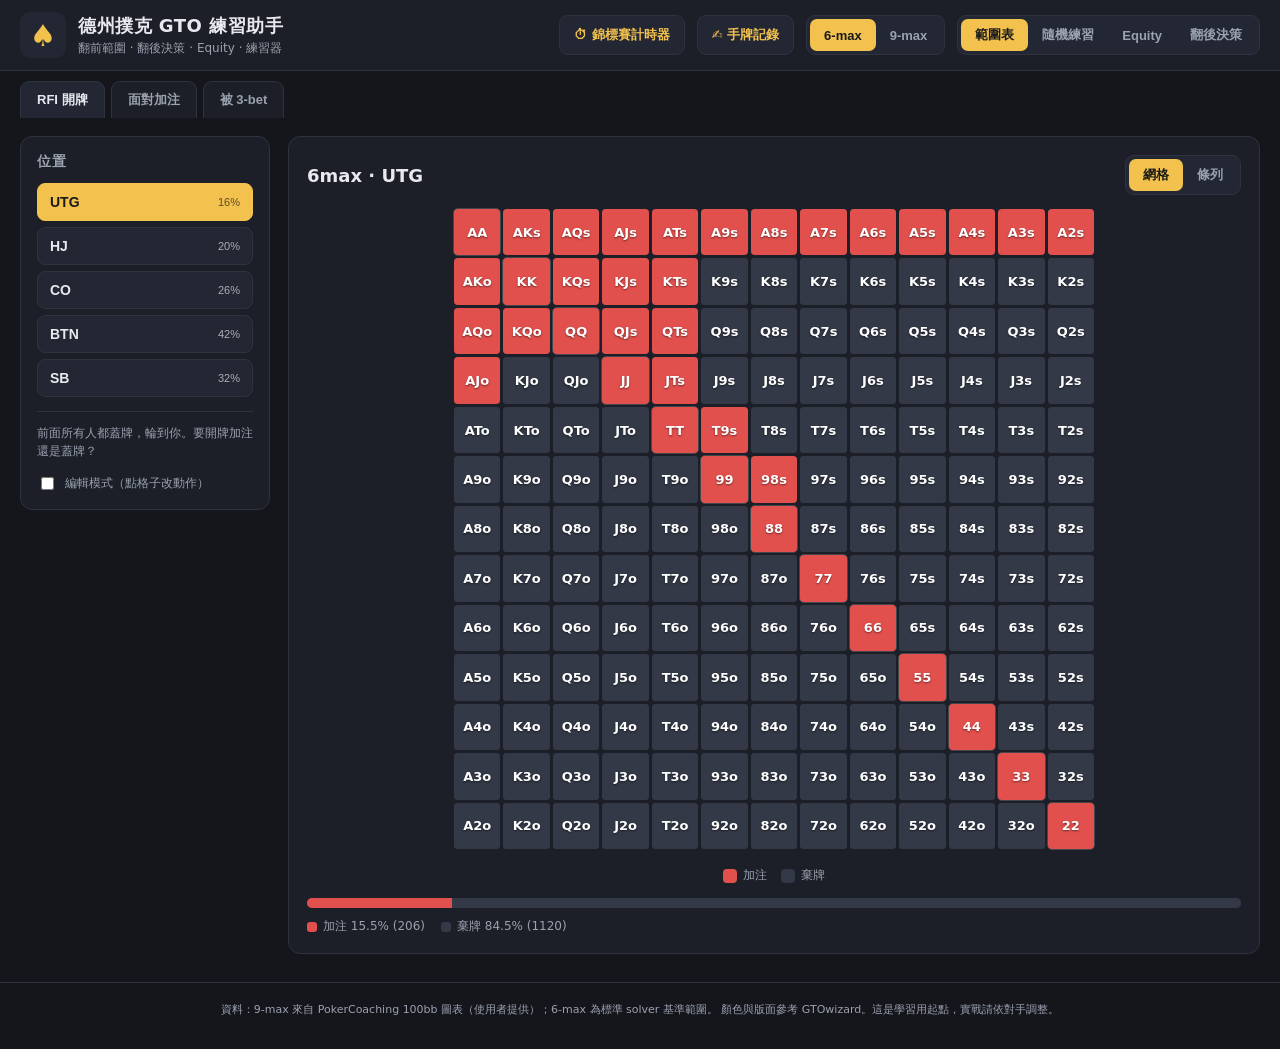
<file: index.html>
<!DOCTYPE html>
<html lang="zh-Hant">
<head>
  <meta charset="UTF-8" />
  <meta name="viewport" content="width=device-width, initial-scale=1.0" />
  <meta http-equiv="Cache-Control" content="no-cache, no-store, must-revalidate" />
  <title>德州撲克 GTO 練習助手</title>
  <link rel="stylesheet" href="css/style.css?v=8" />
</head>
<body>
  <header class="topbar">
    <div class="brand">
      <span class="logo">♠</span>
      <div>
        <h1>德州撲克 GTO 練習助手</h1>
        <p class="tagline">翻前範圍 · 翻後決策 · Equity · 練習器</p>
      </div>
    </div>
    <div class="topbar-controls">
      <a href="timer.html" class="timer-link">⏱ 錦標賽計時器</a>
      <a href="record.html" class="timer-link">✍️ 手牌記錄</a>
      <div class="seg" id="formatToggle" role="tablist" aria-label="桌型">
        <button data-format="6max" class="active">6-max</button>
        <button data-format="9max">9-max</button>
      </div>
      <div class="seg" id="modeToggle" role="tablist" aria-label="模式">
        <button data-mode="chart" class="active">範圍表</button>
        <button data-mode="trainer">隨機練習</button>
        <button data-mode="tool">Equity</button>
        <button data-mode="postflop">翻後決策</button>
      </div>
    </div>
  </header>

  <div class="scenario-tabs" id="scenarioTabs">
    <button data-scenario="rfi" class="active">RFI 開牌</button>
    <button data-scenario="vsrfi">面對加注</button>
    <button data-scenario="vs3bet">被 3-bet</button>
  </div>

  <!-- ======================= 範圍表模式 ======================= -->
  <main id="chartView" class="view active">
    <aside class="sidebar">
      <h2 id="posHeading">位置</h2>
      <div class="pos-list" id="posList"></div>
      <div class="scenario-desc" id="scenarioDesc"></div>
      <label class="edit-switch">
        <input type="checkbox" id="editToggle" /> 編輯模式（點格子改動作）
      </label>
      <div id="editPanel" class="edit-panel hidden">
        <p>動作筆刷：</p>
        <div class="brush-list" id="brushList"></div>
        <p>權重（混合頻率）：</p>
        <div class="brush-list" id="brushWeights"></div>
        <button id="exportBtn" class="btn">匯出此範圍 JSON</button>
        <button id="resetBtn" class="btn">還原此範圍</button>
      </div>
    </aside>

    <section class="chart-area">
      <div class="chart-header">
        <h2 id="spotTitle">—</h2>
        <div class="view-toggle seg">
          <button data-chartmode="grid" class="active">網格</button>
          <button data-chartmode="list">條列</button>
        </div>
      </div>

      <div id="gridWrap" class="grid-wrap">
        <div class="grid" id="grid"></div>
      </div>

      <div id="listWrap" class="list-wrap hidden"></div>

      <div class="legend" id="legend"></div>
      <div class="coverage" id="coverage"></div>
    </section>
  </main>

  <!-- ======================= 練習模式 ======================= -->
  <main id="trainerView" class="view">
    <aside class="sidebar">
      <h2>練習設定</h2>
      <label class="mix-toggle"><input type="checkbox" id="mixAll" /> <span>混合全部情境出題<em>RFI ＋ 面對加注 ＋ 被 3-bet</em></span></label>
      <p class="hint">選要練哪些位置（混合模式下略過此設定）：</p>
      <div class="pos-check" id="posCheck"></div>
      <button id="startTrainer" class="btn primary">開始 / 重新開始</button>
      <button id="timedChallenge" class="btn">⏱ 限時 60 秒挑戰</button>
      <button id="reviewMistakes" class="btn">複習錯題 (0)</button>
      <p class="hint kbd-hint">快捷鍵：<b>1 2 3</b> 選動作 · <b>空白鍵</b> 下一題</p>
      <div class="stats" id="trainerStats"></div>
    </aside>

    <section class="trainer-area">
      <div id="quizCard" class="quiz-card">
        <div id="quizTimer" class="quiz-timer hidden"></div>
        <p class="quiz-context" id="quizContext">按「開始」出題</p>
        <div class="cards" id="quizCards"></div>
        <div class="quiz-actions" id="quizActions"></div>
        <div class="quiz-feedback" id="quizFeedback"></div>
        <div class="quiz-mini" id="quizMini"></div>
        <button id="nextQuiz" class="btn hidden">下一題 →</button>
      </div>
    </section>
  </main>

  <!-- ======================= Equity 計算器 ======================= -->
  <main id="toolView" class="view">
    <aside class="sidebar">
      <h2>Equity 計算器</h2>
      <p class="hint">兩個範圍全下對決的翻前勝率。輸入單手（如 <code>AA</code>）或範圍（如 <code>QQ+, AKs</code>）。用蒙地卡羅抽樣，樣本越多越準。</p>
      <div class="eq-presets">
        <p class="hint">快速範例：</p>
        <button class="btn small" data-ex="AA|KK">AA vs KK</button>
        <button class="btn small" data-ex="AKs|QQ">AKs vs QQ</button>
        <button class="btn small" data-ex="AA|QQ+, AKs">AA vs 頂級範圍</button>
      </div>
    </aside>
    <section class="tool-area">
      <div class="eq-inputs">
        <div class="eq-side">
          <label>範圍 A</label>
          <textarea id="eqA" rows="2">AA</textarea>
          <div class="eq-meta" id="eqAMeta"></div>
          <button class="btn small" data-load="A">← 載入目前圖表範圍</button>
        </div>
        <div class="eq-vs">VS</div>
        <div class="eq-side">
          <label>範圍 B</label>
          <textarea id="eqB" rows="2">QQ+, AKs</textarea>
          <div class="eq-meta" id="eqBMeta"></div>
          <button class="btn small" data-load="B">← 載入目前圖表範圍</button>
        </div>
      </div>
      <div class="eq-controls">
        <label>公牌（選填）
          <input id="eqBoard" type="text" placeholder="如 AsKd7h" size="10" autocomplete="off" />
        </label>
        <div class="seg" id="eqMode">
          <button data-eqmode="bar" class="active">範圍對決</button>
          <button data-eqmode="heat">逐手熱圖</button>
        </div>
        <label>樣本數
          <select id="eqIters">
            <option value="5000">5,000（快）</option>
            <option value="20000" selected>20,000（準）</option>
            <option value="80000">80,000（很準／較慢）</option>
          </select>
        </label>
        <button id="eqRun" class="btn primary">計算 Equity</button>
      </div>
      <div id="eqBoardShow" class="eq-board"></div>
      <div id="eqResult" class="eq-result"></div>
    </section>
  </main>

  <!-- ======================= 翻後決策（啟發式）======================= -->
  <main id="postflopView" class="view">
    <aside class="sidebar">
      <h2>翻後情境</h2>
      <label class="pf-label">你的角色</label>
      <div class="seg pf-seg" id="pfRole"><button data-v="PFR" class="active">翻前加注者</button><button data-v="caller">跟注者</button></div>
      <label class="pf-label">相對位置</label>
      <div class="seg pf-seg" id="pfPos"><button data-v="IP" class="active">有利 IP</button><button data-v="OOP">不利 OOP</button></div>
      <label class="pf-label">底池人數</label>
      <div class="seg pf-seg" id="pfPlayers"><button data-v="2" class="active">單挑</button><button data-v="3">3 人</button><button data-v="4">4 人+</button></div>
      <label class="pf-label">你的手牌（下拉選 或 直接打字）</label>
      <input id="pfHand" class="pf-input" placeholder="如 AhKs" autocomplete="off" />
      <div class="card-pick" id="pfHandPick"></div>
      <label class="pf-label">公牌 翻/轉/河（下拉選 或 打字）</label>
      <input id="pfBoard" class="pf-input" placeholder="如 Kd7c2h" autocomplete="off" />
      <div class="card-pick" id="pfBoardPick"></div>
      <label class="pf-label">對手範圍（可改）</label>
      <textarea id="pfVillain" class="pf-input" rows="2">22+, A2s+, K9s+, Q9s+, J9s+, T9s, 98s, 87s, ATo+, KJo+</textarea>
      <button id="pfAnalyze" class="btn primary">分析</button>
      <button id="pfRandom" class="btn">🎲 隨機情境練習</button>
    </aside>
    <section class="pf-area">
      <div id="pfResult" class="pf-result"><p class="hint">選好角色/位置/人數，填入你的手牌與公牌，按「分析」。或按「🎲 隨機情境練習」讓系統出題。</p></div>
    </section>
  </main>

  <footer class="foot">
    資料：9-max 來自 PokerCoaching 100bb 圖表（使用者提供）；6-max 為標準 solver 基準範圍。
    顏色與版面參考 GTOwizard。這是學習用起點，實戰請依對手調整。
  </footer>

  <script src="js/hands.js?v=8"></script>
  <script src="js/eval.js?v=8"></script>
  <script src="js/postflop.js?v=8"></script>
  <script src="js/ranges.js?v=8"></script>
  <script src="js/app.js?v=8"></script>
</body>
</html>
</file>
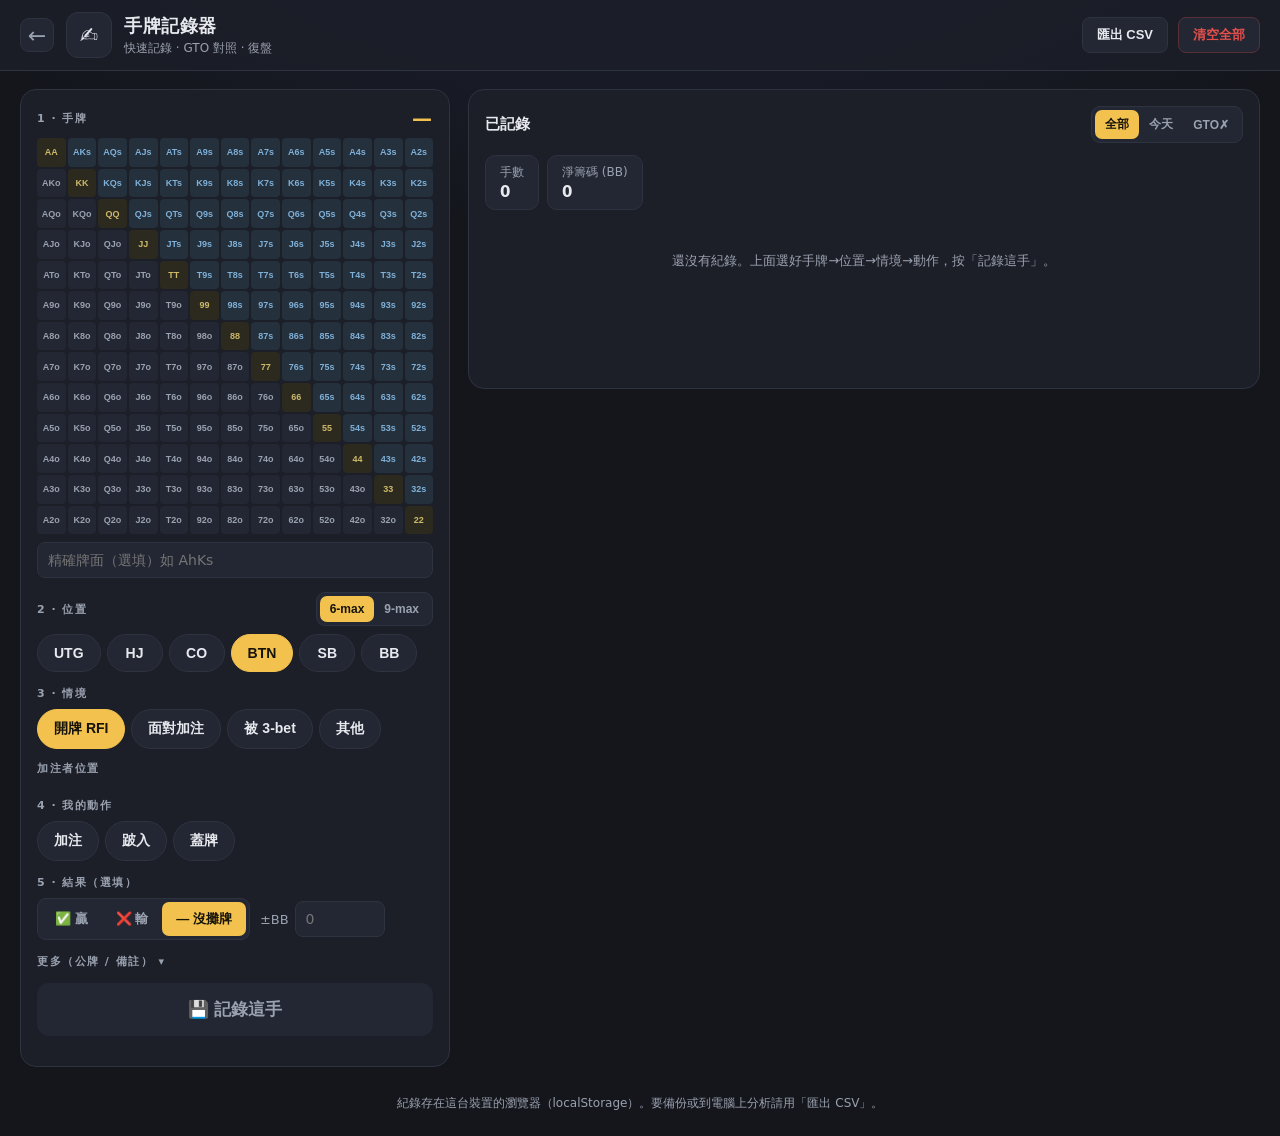
<file: record.html>
<!DOCTYPE html>
<html lang="zh-Hant">
<head>
  <meta charset="UTF-8" />
  <meta name="viewport" content="width=device-width, initial-scale=1.0" />
  <meta http-equiv="Cache-Control" content="no-cache, no-store, must-revalidate" />
  <title>手牌記錄器 — 德州撲克 GTO 練習助手</title>
  <link rel="stylesheet" href="css/record.css?v=1" />
</head>
<body>
  <header class="topbar">
    <div class="brand">
      <a class="back" href="index.html" title="回 GTO 練習助手">←</a>
      <span class="logo">✍️</span>
      <div>
        <h1>手牌記錄器</h1>
        <p class="tagline">快速記錄 · GTO 對照 · 復盤</p>
      </div>
    </div>
    <div class="topbar-controls">
      <button id="exportCsvBtn" class="btn">匯出 CSV</button>
      <button id="clearBtn" class="btn danger">清空全部</button>
    </div>
  </header>

  <main class="rec-layout">

    <!-- ============ 輸入卡 ============ -->
    <section class="input-card">
      <div class="step">
        <div class="step-head"><span class="sec-label">1 · 手牌</span><b id="handShow" class="hand-show">—</b></div>
        <div class="mini-grid" id="handGrid"></div>
        <input id="exactIn" class="txt-in" placeholder="精確牌面（選填）如 AhKs" autocomplete="off" />
      </div>

      <div class="step">
        <div class="step-head">
          <span class="sec-label">2 · 位置</span>
          <div class="seg small-seg" id="fmtSeg">
            <button data-fmt="6max" class="active">6-max</button>
            <button data-fmt="9max">9-max</button>
          </div>
        </div>
        <div class="chip-row" id="posRow"></div>
      </div>

      <div class="step">
        <span class="sec-label">3 · 情境</span>
        <div class="chip-row" id="scenRow"></div>
        <div id="vsWrap" class="vs-wrap hidden">
          <span class="sec-label">加注者位置</span>
          <div class="chip-row" id="vsRow"></div>
        </div>
      </div>

      <div class="step">
        <span class="sec-label">4 · 我的動作</span>
        <div class="chip-row" id="actRow"></div>
        <div id="gtoHint" class="gto-hint hidden"></div>
      </div>

      <div class="step">
        <span class="sec-label">5 · 結果（選填）</span>
        <div class="result-row">
          <div class="seg" id="resultSeg">
            <button data-r="win">✅ 贏</button>
            <button data-r="lose">❌ 輸</button>
            <button data-r="none" class="active">— 沒攤牌</button>
          </div>
          <label class="bb-label">±BB <input id="bbIn" class="txt-in bb-in" type="number" step="0.5" inputmode="decimal" placeholder="0" /></label>
        </div>
      </div>

      <details class="step more">
        <summary class="sec-label">更多（公牌 / 備註）</summary>
        <input id="boardIn" class="txt-in" placeholder="公牌 如 Kd7c2h" autocomplete="off" />
        <textarea id="noteIn" class="txt-in" rows="2" placeholder="備註：對手類型、下注尺寸、當時想法…"></textarea>
      </details>

      <button id="saveBtn" class="save-btn">💾 記錄這手</button>
      <div id="toast" class="toast hidden"></div>
    </section>

    <!-- ============ 記錄列表 ============ -->
    <section class="log-panel">
      <div class="log-head">
        <h2>已記錄</h2>
        <div class="seg small-seg" id="filterSeg">
          <button data-f="all" class="active">全部</button>
          <button data-f="today">今天</button>
          <button data-f="gtoX">GTO✗</button>
        </div>
      </div>
      <div class="stats-row" id="statsRow"></div>
      <div class="log-list" id="logList"></div>
    </section>

  </main>

  <footer class="foot">
    紀錄存在這台裝置的瀏覽器（localStorage）。要備份或到電腦上分析請用「匯出 CSV」。
  </footer>

  <script src="js/hands.js?v=8"></script>
  <script src="js/ranges.js?v=8"></script>
  <script src="js/record.js?v=1"></script>
</body>
</html>
</file>
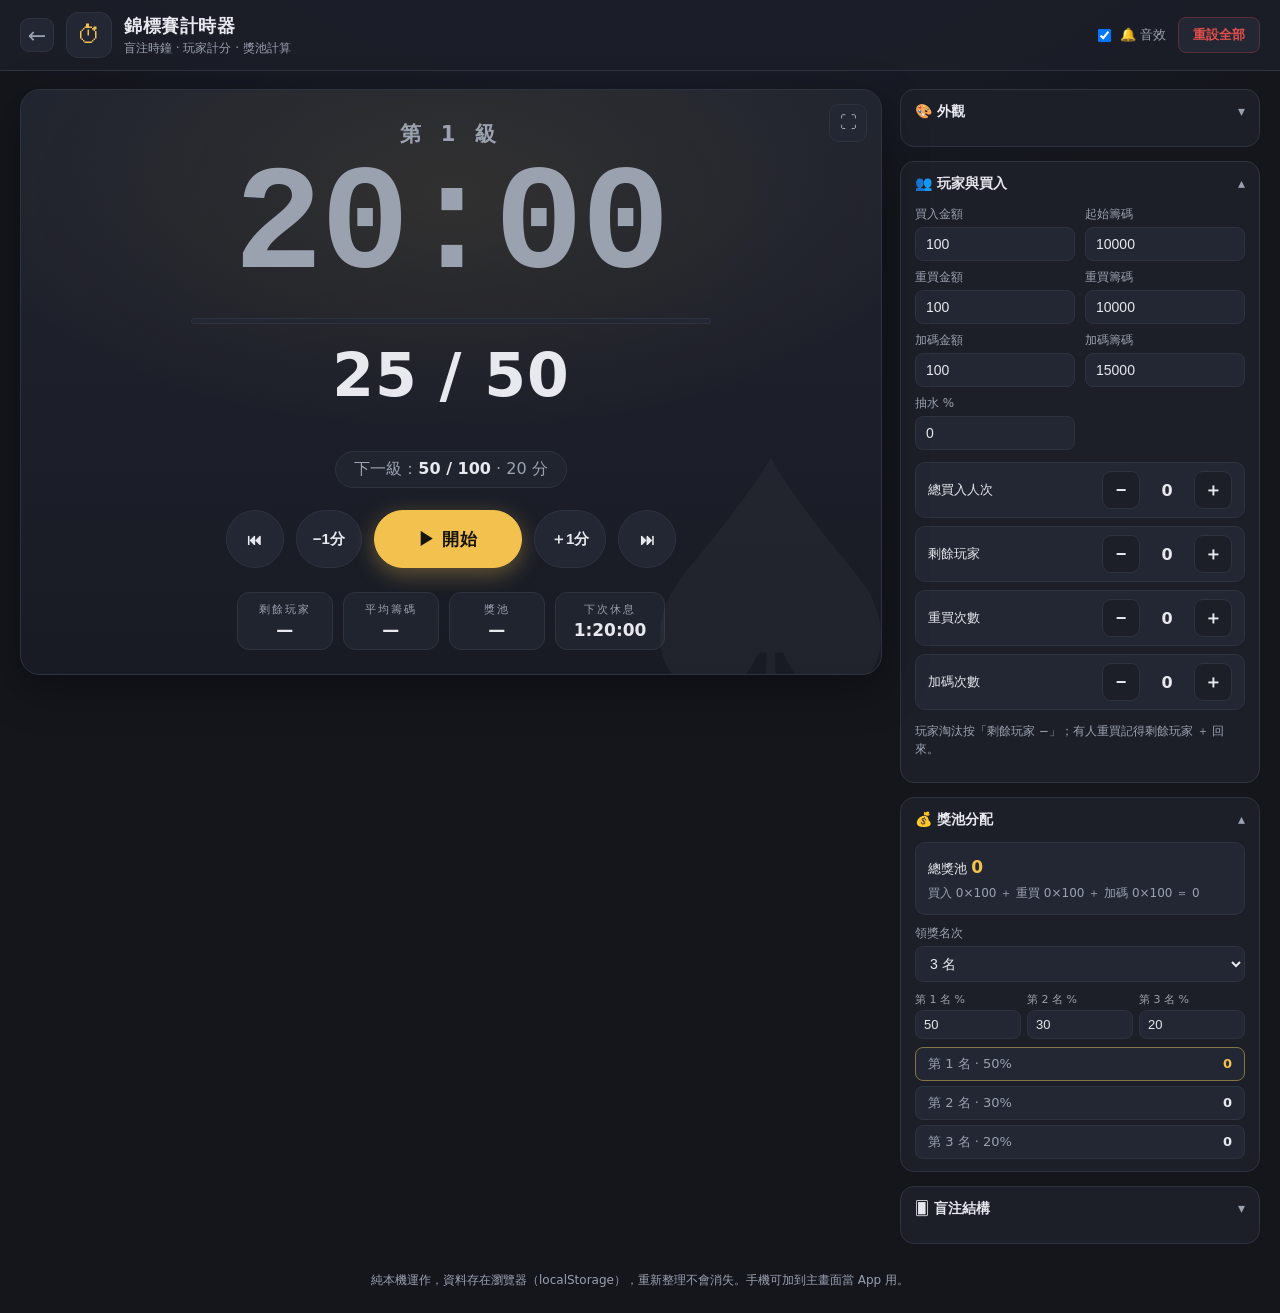
<file: timer.html>
<!DOCTYPE html>
<html lang="zh-Hant">
<head>
  <meta charset="UTF-8" />
  <meta name="viewport" content="width=device-width, initial-scale=1.0" />
  <meta http-equiv="Cache-Control" content="no-cache, no-store, must-revalidate" />
  <title>錦標賽計時器 — 德州撲克 GTO 練習助手</title>
  <link rel="stylesheet" href="css/timer.css?v=4" />
</head>
<body>
  <header class="topbar">
    <div class="brand">
      <a class="back" href="index.html" title="回 GTO 練習助手">←</a>
      <span class="logo">⏱</span>
      <div>
        <h1>錦標賽計時器</h1>
        <p class="tagline">盲注時鐘 · 玩家計分 · 獎池計算</p>
      </div>
    </div>
    <div class="topbar-controls">
      <label class="snd-toggle"><input type="checkbox" id="soundToggle" checked /> 🔔 音效</label>
      <button id="resetAllBtn" class="btn danger">重設全部</button>
    </div>
  </header>

  <main class="timer-layout">

    <!-- ============ 時鐘主顯示 ============ -->
    <section class="clock-panel" id="clockPanel">
      <span class="suit-mark" aria-hidden="true">♠</span>
      <button id="fsBtn" class="fs-btn" title="全螢幕">⛶</button>

      <div class="level-name" id="lvlName">第 1 級</div>
      <div class="big-time" id="bigTime">20:00</div>
      <div class="lvl-progress"><div class="lvl-progress-fill" id="lvlProgress"></div></div>
      <div class="big-blinds" id="bigBlinds">25 / 50</div>
      <div class="ante-line" id="anteLine"></div>
      <div class="next-line" id="nextLine"></div>

      <div class="clock-controls">
        <button id="btnPrev" class="cbtn" title="上一級">⏮</button>
        <button id="btnMinus" class="cbtn" title="減 1 分鐘">−1分</button>
        <button id="btnStart" class="cbtn primary">▶ 開始</button>
        <button id="btnPlus" class="cbtn" title="加 1 分鐘">＋1分</button>
        <button id="btnNext" class="cbtn" title="下一級">⏭</button>
      </div>

      <div class="stat-badges">
        <div class="badge" id="wRemain"><span>剩餘玩家</span><b id="bRemain">—</b></div>
        <div class="badge" id="wAvg"><span>平均籌碼</span><b id="bAvg">—</b></div>
        <div class="badge" id="wPool"><span>獎池</span><b id="bPool">—</b></div>
        <div class="badge" id="wBreak"><span>下次休息</span><b id="bBreak">—</b></div>
      </div>
    </section>

    <!-- ============ 設定側欄 ============ -->
    <aside class="setup-panel">

      <details class="box">
        <summary>🎨 外觀</summary>
        <p class="sec-label">主題色</p>
        <div class="swatches" id="swatches"></div>
        <p class="sec-label">時鐘大小</p>
        <div class="seg" id="scaleSeg">
          <button data-s="0.85">小</button>
          <button data-s="1" class="active">標準</button>
          <button data-s="1.25">大</button>
        </div>
        <p class="sec-label">顯示項目</p>
        <div class="show-list">
          <label><input type="checkbox" data-show="next" checked /> 下一級預告</label>
          <label><input type="checkbox" data-show="avg" checked /> 平均籌碼</label>
          <label><input type="checkbox" data-show="pool" checked /> 獎池</label>
          <label><input type="checkbox" data-show="brk" checked /> 下次休息</label>
        </div>
        <p class="hint">⛶ 可把時鐘放大成全螢幕，適合現場當大螢幕用。</p>
      </details>

      <details class="box" open>
        <summary>👥 玩家與買入</summary>
        <div class="cfg-grid">
          <label>買入金額 <input type="number" id="cfgBuyin" min="0" inputmode="numeric" /></label>
          <label>起始籌碼 <input type="number" id="cfgStartChips" min="0" inputmode="numeric" /></label>
          <label>重買金額 <input type="number" id="cfgRebuyCost" min="0" inputmode="numeric" /></label>
          <label>重買籌碼 <input type="number" id="cfgRebuyChips" min="0" inputmode="numeric" /></label>
          <label>加碼金額 <input type="number" id="cfgAddonCost" min="0" inputmode="numeric" /></label>
          <label>加碼籌碼 <input type="number" id="cfgAddonChips" min="0" inputmode="numeric" /></label>
          <label>抽水 % <input type="number" id="cfgFee" min="0" max="100" inputmode="numeric" /></label>
        </div>
        <div class="counter-list">
          <div class="counter"><span>總買入人次</span><div class="cbtns"><button data-cnt="entries" data-d="-1">−</button><b id="cEntries">0</b><button data-cnt="entries" data-d="1">＋</button></div></div>
          <div class="counter"><span>剩餘玩家</span><div class="cbtns"><button data-cnt="remaining" data-d="-1">−</button><b id="cRemaining">0</b><button data-cnt="remaining" data-d="1">＋</button></div></div>
          <div class="counter"><span>重買次數</span><div class="cbtns"><button data-cnt="rebuys" data-d="-1">−</button><b id="cRebuys">0</b><button data-cnt="rebuys" data-d="1">＋</button></div></div>
          <div class="counter"><span>加碼次數</span><div class="cbtns"><button data-cnt="addons" data-d="-1">−</button><b id="cAddons">0</b><button data-cnt="addons" data-d="1">＋</button></div></div>
        </div>
        <p class="hint">玩家淘汰按「剩餘玩家 −」；有人重買記得剩餘玩家 ＋ 回來。</p>
      </details>

      <details class="box" open>
        <summary>💰 獎池分配</summary>
        <div class="pool-summary" id="poolSummary"></div>
        <label class="inline-label">領獎名次
          <select id="cfgPlaces">
            <option value="1">1 名（贏家全拿）</option>
            <option value="2">2 名</option>
            <option value="3" selected>3 名</option>
            <option value="4">4 名</option>
            <option value="5">5 名</option>
            <option value="6">6 名</option>
          </select>
        </label>
        <div class="payout-edit" id="payoutEdit"></div>
        <div class="payout-table" id="payoutTable"></div>
      </details>

      <details class="box">
        <summary>🂠 盲注結構</summary>
        <p class="sec-label">快速選擇結構</p>
        <div class="tpl-row">
          <select id="tplSelect" class="tpl-select"></select>
          <button class="btn small" id="tplApply">套用</button>
        </div>
        <p class="hint" id="tplDesc"></p>
        <div class="lvl-table-wrap">
          <table class="lvl-table">
            <thead><tr><th>#</th><th>SB</th><th>BB</th><th>前注</th><th>分鐘</th><th></th></tr></thead>
            <tbody id="lvlBody"></tbody>
          </table>
        </div>
        <div class="tpl-row">
          <button class="btn small" id="addLevelBtn">＋ 加一級</button>
          <button class="btn small" id="addBreakBtn">＋ 休息</button>
        </div>
        <p class="hint">改分鐘只影響之後進入的級別；點列首 # 可跳到該級。</p>
      </details>

    </aside>
  </main>

  <footer class="foot">
    純本機運作，資料存在瀏覽器（localStorage），重新整理不會消失。手機可加到主畫面當 App 用。
  </footer>

  <script src="js/timer.js?v=4"></script>
</body>
</html>
</file>
<file: css/style.css>
/* GTOwizard 風格深色主題 */
:root {
  --bg:        #14161c;
  --panel:     #1c1f28;
  --panel-2:   #232733;
  --line:      #2e3340;
  --text:      #e7e9ee;
  --muted:     #9aa1af;
  --accent:    #f2c14e;
  /* 動作色（與 ranges.js 對應） */
  --raise:  #e2504d;
  --limp:   #7bb662;
  --call:   #3fae5a;
  --bluff:  #4a7fd6;
  --fold:   #333947;
}

* { box-sizing: border-box; }
html, body { margin: 0; padding: 0; }
body {
  background: var(--bg);
  color: var(--text);
  font-family: "Segoe UI", "PingFang TC", "Microsoft JhengHei", system-ui, sans-serif;
  font-size: 14px;
  -webkit-font-smoothing: antialiased;
}

/* ---------- 頂部列 ---------- */
.topbar {
  display: flex; align-items: center; justify-content: space-between;
  gap: 16px; padding: 12px 20px;
  background: var(--panel); border-bottom: 1px solid var(--line);
  flex-wrap: wrap;
}
.brand { display: flex; align-items: center; gap: 12px; }
.logo {
  font-size: 30px; color: var(--accent);
  background: var(--panel-2); border-radius: 10px;
  width: 46px; height: 46px; display: grid; place-items: center;
}
.topbar h1 { font-size: 18px; margin: 0; letter-spacing: .5px; }
.tagline { margin: 2px 0 0; color: var(--muted); font-size: 12px; }
.topbar-controls { display: flex; gap: 12px; flex-wrap: wrap; }

/* 分段按鈕 */
.seg { display: inline-flex; background: var(--panel-2); border-radius: 9px; padding: 3px; border: 1px solid var(--line); }
.seg button {
  background: transparent; color: var(--muted); border: 0;
  padding: 7px 14px; border-radius: 7px; cursor: pointer; font-size: 13px; font-weight: 600;
  transition: all .12s;
}
.seg button:hover { color: var(--text); }
.seg button.active { background: var(--accent); color: #1a1a1a; }

/* 錦標賽計時器入口 */
.timer-link {
  display: inline-flex; align-items: center;
  background: var(--panel-2); color: var(--accent); text-decoration: none;
  border: 1px solid var(--line); border-radius: 9px;
  padding: 8px 14px; font-size: 13px; font-weight: 600;
}
.timer-link:hover { border-color: var(--accent); }

/* ---------- 情境分頁 ---------- */
.scenario-tabs {
  display: flex; gap: 6px; padding: 10px 20px 0;
}
.scenario-tabs button {
  background: var(--panel); color: var(--muted); border: 1px solid var(--line);
  border-bottom: none; border-radius: 9px 9px 0 0;
  padding: 9px 16px; cursor: pointer; font-weight: 600; font-size: 13px;
}
.scenario-tabs button.active { background: var(--panel-2); color: var(--text); }
.scenario-tabs button.soon { opacity: .45; cursor: not-allowed; }
.scenario-tabs button.soon span {
  font-size: 9px; background: var(--line); padding: 1px 5px; border-radius: 6px; margin-left: 4px; vertical-align: middle;
}

/* ---------- 主版面 ---------- */
.view { display: none; grid-template-columns: 250px 1fr; gap: 18px; padding: 18px 20px; align-items: start; }
.view.active { display: grid; }

.sidebar {
  background: var(--panel); border: 1px solid var(--line); border-radius: 12px;
  padding: 16px; position: sticky; top: 12px;
}
.sidebar h2 { margin: 0 0 12px; font-size: 14px; color: var(--muted); text-transform: uppercase; letter-spacing: 1px; }

.pos-list { display: grid; gap: 6px; }
.pos-list button {
  text-align: left; background: var(--panel-2); border: 1px solid var(--line); color: var(--text);
  padding: 10px 12px; border-radius: 8px; cursor: pointer; font-weight: 600; font-size: 14px;
  display: flex; justify-content: space-between; align-items: center;
}
.pos-list button:hover { border-color: var(--accent); }
.pos-list button.active { background: var(--accent); color: #1a1a1a; border-color: var(--accent); }
.pos-list button .mini-pct { font-size: 11px; opacity: .7; font-weight: 500; }

.scenario-desc { margin-top: 14px; font-size: 12px; color: var(--muted); line-height: 1.5; border-top: 1px solid var(--line); padding-top: 12px; }

.edit-switch { display: flex; align-items: center; gap: 8px; margin-top: 14px; font-size: 12px; color: var(--muted); cursor: pointer; }
.edit-panel { margin-top: 12px; border-top: 1px solid var(--line); padding-top: 12px; }
.edit-panel p { margin: 0 0 8px; font-size: 12px; color: var(--muted); }
.brush-list { display: flex; flex-wrap: wrap; gap: 6px; margin-bottom: 10px; }
.brush-list button { border: 2px solid transparent; border-radius: 6px; padding: 5px 9px; cursor: pointer; color: #fff; font-size: 12px; font-weight: 600; }
.brush-list button.active { border-color: #fff; }
.hidden { display: none !important; }

/* ---------- 範圍表區 ---------- */
.chart-area, .trainer-area {
  background: var(--panel); border: 1px solid var(--line); border-radius: 12px; padding: 18px;
}
.chart-header { display: flex; justify-content: space-between; align-items: center; margin-bottom: 14px; flex-wrap: wrap; gap: 10px; }
.chart-header h2 { margin: 0; font-size: 18px; }

.grid-wrap { width: 100%; }
.grid {
  display: grid;
  grid-template-columns: repeat(13, 1fr);
  gap: 3px;
  aspect-ratio: 1 / 1;
  max-width: 640px;
  margin: 0 auto;
}
.cell {
  position: relative; border-radius: 4px; overflow: hidden;
  display: grid; place-items: center;
  font-size: clamp(8px, 1.3vw, 13px); font-weight: 700; color: #fff;
  cursor: default; user-select: none;
  background: var(--fold);
  text-shadow: 0 1px 2px rgba(0,0,0,.5);
}
.cell.pair { outline: 1px solid rgba(255,255,255,.18); }
.cell .frac { position: absolute; inset: 0; display: flex; }
.cell .frac > span { display: block; height: 100%; }
.cell .lbl { position: relative; z-index: 1; }
.editing .cell { cursor: pointer; }
.editing .cell:hover { outline: 2px solid var(--accent); z-index: 2; }

/* ---------- 圖例 / 覆蓋率 ---------- */
.legend { display: flex; flex-wrap: wrap; gap: 14px; margin-top: 18px; justify-content: center; }
.legend .item { display: flex; align-items: center; gap: 6px; font-size: 12px; color: var(--muted); }
.legend .swatch { width: 14px; height: 14px; border-radius: 4px; }

.coverage { margin-top: 14px; }
.cov-bar { display: flex; height: 10px; border-radius: 6px; overflow: hidden; background: var(--fold); }
.cov-bar > span { height: 100%; }
.cov-rows { display: flex; flex-wrap: wrap; gap: 8px 16px; margin-top: 10px; font-size: 12px; color: var(--muted); }
.cov-rows .cr { display: flex; align-items: center; gap: 6px; }
.cov-rows .dot { width: 10px; height: 10px; border-radius: 3px; }

/* ---------- 條列 ---------- */
.list-wrap { max-width: 720px; margin: 0 auto; }
.list-group { margin-bottom: 16px; }
.list-group h3 { display: flex; align-items: center; gap: 8px; font-size: 14px; margin: 0 0 8px; }
.list-group h3 .dot { width: 12px; height: 12px; border-radius: 4px; }
.list-group .sub { color: var(--muted); font-weight: 400; font-size: 12px; }
.chip-row { display: flex; flex-wrap: wrap; gap: 6px; }
.chip { background: var(--panel-2); border: 1px solid var(--line); border-radius: 6px; padding: 4px 8px; font-size: 12px; font-family: ui-monospace, monospace; }
.chip .wt { color: var(--accent); font-size: 10px; }

/* ---------- 練習模式 ---------- */
.mix-toggle { display: flex; align-items: center; gap: 8px; background: var(--panel-2); border: 1px solid var(--line); border-radius: 8px; padding: 9px 11px; cursor: pointer; margin-bottom: 12px; font-size: 13px; font-weight: 600; }
.mix-toggle em { display: block; font-style: normal; font-weight: 400; font-size: 11px; color: var(--muted); margin-top: 2px; }
.pos-check { display: grid; gap: 6px; margin-bottom: 14px; }
.pos-check.dim { opacity: .4; pointer-events: none; }
.pos-check label { display: flex; align-items: center; gap: 8px; font-size: 13px; background: var(--panel-2); padding: 7px 10px; border-radius: 7px; cursor: pointer; }
.btn { background: var(--panel-2); color: var(--text); border: 1px solid var(--line); border-radius: 8px; padding: 9px 14px; cursor: pointer; font-weight: 600; font-size: 13px; }
.btn:hover { border-color: var(--accent); }
.btn.primary { background: var(--accent); color: #1a1a1a; border-color: var(--accent); width: 100%; }
.hint { color: var(--muted); font-size: 12px; margin: 0 0 8px; }

.stats { margin-top: 16px; border-top: 1px solid var(--line); padding-top: 14px; display: grid; gap: 8px; }
.stats .row { display: flex; justify-content: space-between; font-size: 13px; }
.stats .row b { font-size: 16px; }
.stats .acc { color: var(--accent); }

.kbd-hint { margin-top: 10px; font-size: 11px; }
.kbd-hint b { background: var(--panel-2); border: 1px solid var(--line); border-radius: 4px; padding: 1px 6px; color: var(--text); margin: 0 1px; }
.quiz-timer { font-size: 34px; font-weight: 800; color: var(--accent); margin-bottom: 6px; font-variant-numeric: tabular-nums; }
.quiz-timer.low { color: var(--raise); }
.quiz-actions button .k { font-size: 11px; opacity: .6; margin-left: 4px; }
.trainer-area { min-height: 420px; }
.quiz-card { text-align: center; max-width: 520px; margin: 0 auto; }
.quiz-context { font-size: 15px; color: var(--muted); min-height: 22px; }
.cards { display: flex; justify-content: center; gap: 12px; margin: 18px 0 22px; min-height: 96px; }
.pcard {
  width: 68px; height: 96px; border-radius: 10px; background: #fff; color: #111;
  display: grid; place-items: center; font-size: 34px; font-weight: 800; position: relative;
  box-shadow: 0 6px 16px rgba(0,0,0,.4);
}
.pcard.red { color: #d23b3b; }
.pcard .suit { position: absolute; bottom: 6px; right: 8px; font-size: 18px; }
.quiz-actions { display: flex; justify-content: center; gap: 10px; flex-wrap: wrap; margin-bottom: 16px; }
.quiz-actions button { padding: 12px 22px; border-radius: 10px; border: 2px solid var(--line); background: var(--panel-2); color: #fff; font-weight: 700; font-size: 15px; cursor: pointer; min-width: 92px; }
.quiz-actions button:hover { border-color: #fff; }
.quiz-actions button:disabled { cursor: default; opacity: .9; }
.quiz-feedback { min-height: 48px; font-size: 15px; font-weight: 600; }
.quiz-feedback.correct { color: var(--limp); }
.quiz-feedback.wrong { color: var(--raise); }
.quiz-mini { display: grid; grid-template-columns: repeat(13, 1fr); gap: 2px; max-width: 390px; margin: 10px auto 16px; }
.quiz-mini .m { aspect-ratio: 1/1; border-radius: 2px; background: var(--fold); position: relative; display: grid; place-items: center; font-size: clamp(5px, 1.5vw, 8px); font-weight: 700; color: #fff; text-shadow: 0 1px 1px rgba(0,0,0,.6); overflow: hidden; line-height: 1; }
.quiz-mini .m.hl { outline: 2px solid #fff; z-index: 1; font-size: clamp(6px, 1.7vw, 9px); }

/* ---------- Equity 計算器 ---------- */
.tool-area { background: var(--panel); border: 1px solid var(--line); border-radius: 12px; padding: 22px; }
.eq-inputs { display: grid; grid-template-columns: 1fr auto 1fr; gap: 16px; align-items: start; }
.eq-side label { display: block; font-weight: 700; margin-bottom: 6px; }
.eq-side textarea {
  width: 100%; background: var(--bg); color: var(--text); border: 1px solid var(--line);
  border-radius: 8px; padding: 10px; font-family: ui-monospace, monospace; font-size: 13px; resize: vertical;
}
.eq-side textarea:focus { outline: none; border-color: var(--accent); }
.eq-meta { font-size: 12px; color: var(--muted); margin: 6px 0 8px; min-height: 16px; }
.eq-vs { align-self: center; font-weight: 800; color: var(--accent); font-size: 20px; padding-top: 26px; }
.btn.small { padding: 6px 10px; font-size: 12px; }
.eq-presets { margin-top: 12px; display: flex; flex-direction: column; gap: 6px; align-items: flex-start; }
.eq-controls { display: flex; align-items: center; gap: 16px; margin: 18px 0; flex-wrap: wrap; }
.eq-controls select { background: var(--bg); color: var(--text); border: 1px solid var(--line); border-radius: 6px; padding: 6px 8px; }
.eq-result { margin-top: 10px; }
.eq-bar { display: flex; height: 42px; border-radius: 10px; overflow: hidden; border: 1px solid var(--line); }
.eq-bar > span { display: grid; place-items: center; color: #fff; font-weight: 800; font-size: 15px; text-shadow: 0 1px 2px rgba(0,0,0,.5); transition: width .3s; min-width: 0; }
.eq-bar .a { background: var(--raise); }
.eq-bar .tie { background: #7a808f; }
.eq-bar .b { background: var(--bluff); }
.eq-legend { display: flex; justify-content: space-between; margin-top: 8px; font-size: 13px; color: var(--muted); }
.eq-note { margin-top: 10px; font-size: 12px; color: var(--muted); }
.eq-controls input { background: var(--bg); color: var(--text); border: 1px solid var(--line); border-radius: 6px; padding: 6px 8px; font-family: ui-monospace, monospace; width: 110px; }
.eq-board { display: flex; gap: 6px; margin: 4px 0 12px; }
.eq-board .bcard { width: 34px; height: 48px; border-radius: 6px; background: #fff; color: #111; display: grid; place-items: center; font-weight: 800; font-size: 16px; position: relative; }
.eq-board .bcard.red { color: #d23b3b; }
.heat-grid { display: grid; grid-template-columns: repeat(13, 1fr); gap: 3px; max-width: 640px; margin: 6px auto 0; aspect-ratio: 1/1; }
.heat-grid .hc { border-radius: 4px; display: grid; place-items: center; font-size: clamp(7px,1.1vw,11px); font-weight: 700; color: #fff; text-shadow: 0 1px 2px rgba(0,0,0,.6); background: #262b36; position: relative; }
.heat-grid .hc .hl { font-size: clamp(6px,0.95vw,10px); opacity: .95; }
.heat-grid .hc.off { color: #565c6b; }
.heat-legend { display: flex; align-items: center; gap: 8px; justify-content: center; margin-top: 12px; font-size: 12px; color: var(--muted); }
.heat-legend .grad { width: 160px; height: 12px; border-radius: 6px; background: linear-gradient(90deg,#e2504d,#f2c14e,#3fae5a); }

/* ---------- 翻後決策 ---------- */
.pf-label { display: block; font-size: 12px; color: var(--muted); margin: 12px 0 5px; font-weight: 600; }
.pf-seg { display: flex; width: 100%; }
.pf-seg button { flex: 1; padding: 7px 4px; font-size: 12px; }
.pf-input { width: 100%; background: var(--bg); color: var(--text); border: 1px solid var(--line); border-radius: 7px; padding: 8px 10px; font-family: ui-monospace, monospace; font-size: 13px; }
.pf-input:focus { outline: none; border-color: var(--accent); }
#pfAnalyze { width: 100%; margin-top: 14px; }
#pfRandom { width: 100%; margin-top: 8px; }
.pf-area { background: var(--panel); border: 1px solid var(--line); border-radius: 12px; padding: 22px; min-height: 420px; }
.pf-cards { display: flex; align-items: center; gap: 20px; flex-wrap: wrap; margin-bottom: 18px; }
.pf-cards .grp { text-align: center; }
.pf-cards .grp .cap { font-size: 11px; color: var(--muted); margin-bottom: 6px; }
.pf-cards .row { display: flex; gap: 6px; }
.pf-cards .pc2 { width: 46px; height: 64px; border-radius: 8px; background: #fff; color: #111; display: grid; place-items: center; font-size: 22px; font-weight: 800; position: relative; box-shadow: 0 4px 10px rgba(0,0,0,.35); }
.pf-cards .pc2.red { color: #d23b3b; }
.pf-cards .pc2 .s { position: absolute; bottom: 3px; right: 5px; font-size: 12px; }
.pf-tags { display: flex; flex-wrap: wrap; gap: 6px; margin-bottom: 16px; }
.pf-tags .tag { background: var(--panel-2); border: 1px solid var(--line); border-radius: 20px; padding: 4px 12px; font-size: 12px; }
.pf-row { display: grid; grid-template-columns: 100px 1fr; gap: 10px; padding: 10px 0; border-top: 1px solid var(--line); font-size: 14px; }
.pf-row .lab { color: var(--muted); font-size: 12px; }
.pf-rec { margin-top: 16px; background: var(--panel-2); border: 1px solid var(--line); border-radius: 10px; padding: 16px; }
.pf-rec .verdict { font-size: 22px; font-weight: 800; margin-bottom: 4px; }
.pf-rec .meta { font-size: 13px; color: var(--muted); margin-bottom: 10px; }
.pf-rec ul { margin: 0; padding-left: 18px; }
.pf-rec li { font-size: 13px; margin: 4px 0; line-height: 1.5; }
.pf-eqbar { display: flex; height: 22px; border-radius: 6px; overflow: hidden; border: 1px solid var(--line); max-width: 360px; }
.pf-eqbar .me { background: var(--limp); }
.pf-eqbar .them { background: var(--fold); }
.pf-disclaimer { margin-top: 16px; font-size: 11px; color: var(--muted); border-top: 1px solid var(--line); padding-top: 10px; }
/* 卡牌下拉選擇器 */
.card-pick { display: flex; flex-wrap: wrap; gap: 5px; margin-top: 6px; }
.card-pick .csel { display: inline-flex; }
.card-pick select { background: var(--bg); color: var(--text); border: 1px solid var(--line); padding: 6px 3px; font-size: 13px; cursor: pointer; }
.card-pick select:focus { outline: none; border-color: var(--accent); }
.card-pick .rank { border-radius: 6px 0 0 6px; border-right: 0; }
.card-pick .suit { border-radius: 0 6px 6px 0; min-width: 42px; }

.foot { color: var(--muted); font-size: 11px; text-align: center; padding: 18px 24px 30px; line-height: 1.6; border-top: 1px solid var(--line); margin-top: 10px; }
.foot code, .hint code { background: var(--panel-2); padding: 1px 5px; border-radius: 4px; font-size: 12px; }

/* ===================== 手機 / 平板自適應 ===================== */
@media (max-width: 820px) {
  .topbar { padding: 10px 14px; gap: 10px; }
  .topbar h1 { font-size: 16px; }
  .topbar-controls { width: 100%; }
  .seg { flex-wrap: wrap; }               /* 分段控制項超寬時換行，全部可見 */
  .seg button { flex: 1 1 auto; }
  .view { padding: 12px; gap: 12px; }
  .view.active { grid-template-columns: 1fr; }
  .sidebar { position: static; }
  .grid { max-width: 100%; }
  .eq-inputs { grid-template-columns: 1fr; }
  .eq-vs { padding-top: 0; text-align: center; }
  .heat-grid { max-width: 100%; }
}
@media (max-width: 560px) {
  .brand .tagline { display: none; }
  .logo { width: 38px; height: 38px; font-size: 24px; border-radius: 8px; }
  .topbar h1 { font-size: 14px; }
  .scenario-tabs { overflow-x: auto; -webkit-overflow-scrolling: touch; padding: 10px 12px 0; }
  .scenario-tabs button { white-space: nowrap; flex: 0 0 auto; }
  .chart-area, .trainer-area, .tool-area, .pf-area, .sidebar { padding: 14px; }
  .grid { gap: 2px; }
  .cell { border-radius: 3px; }
  .heat-grid { gap: 2px; }
  .cov-rows { font-size: 11px; }
  .cards .pcard { width: 56px; height: 80px; font-size: 28px; }
  .quiz-actions button { padding: 12px 16px; min-width: 78px; font-size: 14px; }
  .quiz-mini { max-width: 240px; }
  .pf-cards .pc2 { width: 38px; height: 54px; font-size: 18px; }
  .pf-row { grid-template-columns: 78px 1fr; }
  .foot { font-size: 10px; padding: 16px 14px 26px; }
}
</file>
<file: css/record.css>
/* 手牌記錄器 — 深色主題，手機優先、輸入速度優先 */
:root {
  --bg:        #14161c;
  --panel:     #1c1f28;
  --panel-2:   #232733;
  --line:      #2e3340;
  --text:      #e7e9ee;
  --muted:     #9aa1af;
  --accent:    #f2c14e;
  --raise:     #e2504d;
  --call:      #3fae5a;
  --bluff:     #4a7fd6;
}

* { box-sizing: border-box; }
html, body { margin: 0; padding: 0; }
body {
  background:
    radial-gradient(1100px 500px at 50% -120px, #1d2233 0%, transparent 70%),
    var(--bg);
  color: var(--text);
  font-family: "Segoe UI", "PingFang TC", "Microsoft JhengHei", system-ui, sans-serif;
  font-size: 14px;
  -webkit-font-smoothing: antialiased;
}

/* ---------- 頂部列 ---------- */
.topbar {
  display: flex; align-items: center; justify-content: space-between;
  gap: 16px; padding: 12px 20px;
  background: color-mix(in srgb, var(--panel) 80%, transparent);
  border-bottom: 1px solid var(--line);
  flex-wrap: wrap;
}
.brand { display: flex; align-items: center; gap: 12px; }
.back {
  color: var(--muted); text-decoration: none; font-size: 22px;
  width: 34px; height: 34px; display: grid; place-items: center;
  border: 1px solid var(--line); border-radius: 9px; background: var(--panel-2);
}
.back:hover { color: var(--text); }
.logo {
  font-size: 22px;
  background: var(--panel-2); border: 1px solid var(--line); border-radius: 12px;
  width: 46px; height: 46px; display: grid; place-items: center;
}
.topbar h1 { font-size: 18px; margin: 0; letter-spacing: .5px; }
.tagline { margin: 2px 0 0; color: var(--muted); font-size: 12px; }
.topbar-controls { display: flex; gap: 10px; align-items: center; flex-wrap: wrap; }

.btn {
  background: var(--panel-2); color: var(--text); border: 1px solid var(--line);
  border-radius: 8px; padding: 8px 14px; cursor: pointer; font-size: 13px; font-weight: 600;
}
.btn:hover { border-color: var(--muted); }
.btn.danger { color: var(--raise); border-color: #5a3038; }
.btn.danger:hover { background: #2a1d22; }

/* ---------- 版面 ---------- */
.rec-layout {
  display: grid; grid-template-columns: 430px 1fr;
  gap: 18px; padding: 18px 20px; align-items: start;
}

.sec-label {
  font-size: 11px; color: var(--muted);
  text-transform: uppercase; letter-spacing: 1.5px; font-weight: 700;
}

/* ---------- 輸入卡 ---------- */
.input-card {
  background: var(--panel); border: 1px solid var(--line); border-radius: 16px;
  padding: 16px; display: flex; flex-direction: column; gap: 14px;
  position: sticky; top: 12px;
}
.step { display: flex; flex-direction: column; gap: 8px; }
.step-head { display: flex; align-items: center; justify-content: space-between; gap: 10px; }
.hand-show { font-size: 20px; color: var(--accent); font-weight: 800; letter-spacing: 1px; }

/* 13×13 快選網格 */
.mini-grid {
  display: grid; grid-template-columns: repeat(13, 1fr); gap: 2px;
  touch-action: manipulation;
}
.mini-grid button {
  aspect-ratio: 1; border: 0; border-radius: 4px; cursor: pointer;
  font-size: 9px; font-weight: 700; padding: 0;
  background: var(--panel-2); color: var(--muted);
}
.mini-grid button.pair    { background: #2c2a1e; color: #cdb96a; }
.mini-grid button.suited  { background: #24303c; color: #7fb0d8; }
.mini-grid button.sel {
  background: var(--accent) !important; color: #16130a !important;
  box-shadow: 0 0 0 2px #fff3;
}

.txt-in {
  background: var(--panel-2); color: var(--text); border: 1px solid var(--line);
  border-radius: 8px; padding: 9px 10px; font-size: 14px; width: 100%;
  font-family: inherit;
}
.txt-in:focus { outline: none; border-color: var(--accent); }

/* 大按鈕 chips */
.chip-row { display: flex; flex-wrap: wrap; gap: 6px; }
.chip-row button {
  background: var(--panel-2); color: var(--text); border: 1px solid var(--line);
  border-radius: 999px; padding: 10px 16px; cursor: pointer;
  font-size: 14px; font-weight: 700; min-width: 56px;
  transition: all .12s;
}
.chip-row button.sel { background: var(--accent); color: #16130a; border-color: var(--accent); }
.chip-row button.act-R.sel, .chip-row button.act-3B.sel, .chip-row button.act-4B.sel,
.chip-row button.act-A.sel { background: var(--raise); border-color: var(--raise); color: #fff; }
.chip-row button.act-C.sel, .chip-row button.act-L.sel { background: var(--call); border-color: var(--call); color: #fff; }
.chip-row button.act-F.sel, .chip-row button.act-X.sel { background: #3a4152; border-color: #3a4152; color: #fff; }

.vs-wrap { display: flex; flex-direction: column; gap: 8px; margin-top: 4px; }

.seg { display: inline-flex; background: var(--panel-2); border-radius: 9px; padding: 3px; border: 1px solid var(--line); }
.seg button {
  background: transparent; color: var(--muted); border: 0;
  padding: 8px 14px; border-radius: 7px; cursor: pointer; font-size: 13px; font-weight: 600;
}
.seg button:hover { color: var(--text); }
.seg button.active { background: var(--accent); color: #16130a; }
.small-seg button { padding: 6px 10px; font-size: 12px; }

/* GTO 對照提示 */
.gto-hint {
  border-radius: 10px; padding: 10px 12px; font-size: 13px; font-weight: 600;
  border: 1px solid var(--line); background: var(--panel-2);
}
.gto-hint.ok { border-color: #2c5a3a; background: #1a2b20; color: #7fd89a; }
.gto-hint.bad { border-color: #5a3038; background: #2a1d22; color: #e88b8b; }
.gto-hint.hidden { display: none; }

.result-row { display: flex; align-items: center; gap: 10px; flex-wrap: wrap; }
.bb-label { display: flex; align-items: center; gap: 6px; color: var(--muted); font-size: 13px; }
.bb-in { width: 90px; }

.more summary { cursor: pointer; list-style: none; }
.more summary::-webkit-details-marker { display: none; }
.more summary::after { content: " ▾"; color: var(--muted); }
.more[open] summary::after { content: " ▴"; }
.more textarea { margin-top: 8px; resize: vertical; }
.more input { margin-top: 8px; }

.save-btn {
  background: var(--accent); color: #16130a; border: 0; border-radius: 12px;
  padding: 15px; font-size: 17px; font-weight: 800; cursor: pointer;
  box-shadow: 0 6px 22px color-mix(in srgb, var(--accent) 30%, transparent);
}
.save-btn:hover { filter: brightness(1.07); }
.save-btn:disabled { background: var(--panel-2); color: var(--muted); box-shadow: none; cursor: not-allowed; }

.toast {
  text-align: center; font-size: 13px; font-weight: 700; color: #7fd89a;
  transition: opacity .3s;
}
.toast.hidden { opacity: 0; }

/* ---------- 記錄列表 ---------- */
.log-panel {
  background: var(--panel); border: 1px solid var(--line); border-radius: 16px;
  padding: 16px; min-height: 300px;
}
.log-head { display: flex; align-items: center; justify-content: space-between; gap: 10px; flex-wrap: wrap; }
.log-head h2 { margin: 0; font-size: 15px; }

.stats-row { display: flex; gap: 8px; flex-wrap: wrap; margin: 12px 0; }
.stat {
  background: var(--panel-2); border: 1px solid var(--line); border-radius: 10px;
  padding: 8px 14px; font-size: 12px; color: var(--muted);
  display: flex; flex-direction: column; gap: 2px;
}
.stat b { color: var(--text); font-size: 15px; font-variant-numeric: tabular-nums; }
.stat b.pos { color: #7fd89a; }
.stat b.neg { color: #e88b8b; }

.log-list { display: flex; flex-direction: column; gap: 6px; }
.log-row {
  background: var(--panel-2); border: 1px solid var(--line); border-radius: 10px;
  padding: 10px 12px; cursor: pointer;
}
.log-row:hover { border-color: var(--muted); }
.log-main { display: flex; align-items: center; gap: 10px; flex-wrap: wrap; font-size: 13px; }
.log-hand {
  font-weight: 800; font-size: 15px; letter-spacing: .5px;
  padding: 2px 9px; border-radius: 7px; background: #2c2a1e; color: var(--accent);
}
.log-pos { color: var(--muted); font-weight: 700; }
.log-act { font-weight: 700; }
.log-act.a-R, .log-act.a-3B, .log-act.a-4B, .log-act.a-A { color: var(--raise); }
.log-act.a-C, .log-act.a-L { color: var(--call); }
.log-act.a-F, .log-act.a-X { color: var(--muted); }
.log-bb { margin-left: auto; font-weight: 800; font-variant-numeric: tabular-nums; }
.log-bb.pos { color: #7fd89a; }
.log-bb.neg { color: #e88b8b; }
.gto-tag { font-size: 11px; font-weight: 800; padding: 2px 8px; border-radius: 999px; }
.gto-tag.ok { background: #1a2b20; color: #7fd89a; border: 1px solid #2c5a3a; }
.gto-tag.bad { background: #2a1d22; color: #e88b8b; border: 1px solid #5a3038; }
.log-time { color: var(--muted); font-size: 11px; }

.log-detail { display: none; margin-top: 8px; color: var(--muted); font-size: 12.5px; line-height: 1.7; }
.log-row.open .log-detail { display: block; }
.log-detail .del-btn {
  background: none; border: 1px solid #5a3038; color: var(--raise); border-radius: 8px;
  padding: 5px 12px; cursor: pointer; font-size: 12px; margin-top: 6px;
}
.log-empty { color: var(--muted); text-align: center; padding: 30px 0; font-size: 13px; }

.foot { color: var(--muted); font-size: 12px; text-align: center; padding: 10px 20px 24px; }

/* ---------- 手機自適應 ---------- */
@media (max-width: 860px) {
  .rec-layout { grid-template-columns: 1fr; padding: 12px; gap: 12px; }
  .input-card { position: static; }
  .chip-row button { padding: 11px 15px; }
  .mini-grid button { font-size: 8px; border-radius: 3px; }
}
</file>
<file: css/timer.css>
/* 錦標賽計時器 — 深色賽場風格（主題色可由外觀設定調整 --accent） */
:root {
  --bg:        #14161c;
  --panel:     #1c1f28;
  --panel-2:   #232733;
  --line:      #2e3340;
  --text:      #e7e9ee;
  --muted:     #9aa1af;
  --accent:    #f2c14e;
  --raise:     #e2504d;
  --call:      #3fae5a;
  --clock-scale: 1;
}

* { box-sizing: border-box; }
html, body { margin: 0; padding: 0; }
body {
  background:
    radial-gradient(1100px 500px at 50% -120px, #1d2233 0%, transparent 70%),
    var(--bg);
  color: var(--text);
  font-family: "Segoe UI", "PingFang TC", "Microsoft JhengHei", system-ui, sans-serif;
  font-size: 14px;
  -webkit-font-smoothing: antialiased;
}

/* ---------- 頂部列 ---------- */
.topbar {
  display: flex; align-items: center; justify-content: space-between;
  gap: 16px; padding: 12px 20px;
  background: color-mix(in srgb, var(--panel) 80%, transparent);
  border-bottom: 1px solid var(--line);
  flex-wrap: wrap;
}
.brand { display: flex; align-items: center; gap: 12px; }
.back {
  color: var(--muted); text-decoration: none; font-size: 22px;
  width: 34px; height: 34px; display: grid; place-items: center;
  border: 1px solid var(--line); border-radius: 9px; background: var(--panel-2);
  transition: all .15s;
}
.back:hover { color: var(--text); border-color: var(--muted); }
.logo {
  font-size: 24px; color: var(--accent);
  background: var(--panel-2); border: 1px solid var(--line); border-radius: 12px;
  width: 46px; height: 46px; display: grid; place-items: center;
}
.topbar h1 { font-size: 18px; margin: 0; letter-spacing: .5px; }
.tagline { margin: 2px 0 0; color: var(--muted); font-size: 12px; }
.topbar-controls { display: flex; gap: 12px; align-items: center; flex-wrap: wrap; }
.snd-toggle { color: var(--muted); font-size: 13px; display: flex; align-items: center; gap: 6px; cursor: pointer; }

.btn {
  background: var(--panel-2); color: var(--text); border: 1px solid var(--line);
  border-radius: 8px; padding: 8px 14px; cursor: pointer; font-size: 13px; font-weight: 600;
  transition: border-color .15s;
}
.btn:hover { border-color: var(--muted); }
.btn.small { padding: 5px 10px; font-size: 12px; }
.btn.danger { color: var(--raise); border-color: #5a3038; }
.btn.danger:hover { background: #2a1d22; }

/* ---------- 版面 ---------- */
.timer-layout {
  display: grid; grid-template-columns: 1fr 360px;
  gap: 18px; padding: 18px 20px; align-items: start;
}

/* ---------- 時鐘主顯示 ---------- */
.clock-panel {
  position: sticky; top: 12px;
  background:
    radial-gradient(700px 340px at 50% 18%, color-mix(in srgb, var(--accent) 9%, transparent) 0%, transparent 70%),
    linear-gradient(180deg, #20242f 0%, #181b24 100%);
  border: 1px solid var(--line); border-radius: 20px;
  padding: 30px 20px 24px; text-align: center;
  overflow: hidden; box-shadow: 0 14px 44px rgba(0, 0, 0, .35);
}
.suit-mark {
  position: absolute; right: -60px; bottom: -120px;
  font-size: 380px; line-height: 1; color: var(--text);
  opacity: .035; pointer-events: none; user-select: none;
}
.fs-btn {
  position: absolute; top: 14px; right: 14px;
  background: var(--panel-2); color: var(--muted); border: 1px solid var(--line);
  border-radius: 10px; width: 38px; height: 38px; font-size: 17px; cursor: pointer;
  transition: all .15s; z-index: 2;
}
.fs-btn:hover { color: var(--text); border-color: var(--muted); }

.level-name {
  font-size: clamp(15px, 2.4vw, 21px); color: var(--muted);
  letter-spacing: 6px; font-weight: 700; text-transform: uppercase;
}
.big-time {
  font-family: ui-monospace, "SF Mono", "Cascadia Mono", "Roboto Mono", monospace;
  font-size: calc(clamp(64px, 15vw, 148px) * var(--clock-scale));
  font-weight: 800; line-height: 1.08;
  color: var(--accent); font-variant-numeric: tabular-nums; letter-spacing: -2px;
  text-shadow: 0 0 46px color-mix(in srgb, var(--accent) 42%, transparent);
  transition: color .3s;
}
.big-time.paused { color: var(--muted); text-shadow: none; }
.big-time.warn { color: var(--raise); text-shadow: 0 0 46px color-mix(in srgb, var(--raise) 45%, transparent); }

.lvl-progress {
  height: 6px; border-radius: 4px; background: var(--panel-2);
  width: min(520px, 82%); margin: 10px auto 16px; overflow: hidden;
  border: 1px solid var(--line);
}
.lvl-progress-fill {
  height: 100%; width: 0%; border-radius: 4px;
  background: linear-gradient(90deg, color-mix(in srgb, var(--accent) 65%, #fff 8%), var(--accent));
  transition: width .3s linear;
}

.big-blinds {
  font-size: calc(clamp(30px, 6.4vw, 60px) * var(--clock-scale));
  font-weight: 800; letter-spacing: 1px;
}
.big-blinds.break-label { color: var(--call); }
.ante-line { font-size: clamp(14px, 2.4vw, 19px); color: var(--muted); min-height: 1.35em; margin-top: 2px; }
.next-line {
  display: inline-block; margin-top: 14px; min-height: 1.4em;
  font-size: clamp(13px, 2vw, 16px); color: var(--muted);
  background: color-mix(in srgb, var(--panel-2) 72%, transparent);
  border: 1px solid var(--line); border-radius: 999px; padding: 7px 18px;
}
.next-line b { color: var(--text); }
.next-line.hidden { display: none; }

.clock-controls { display: flex; justify-content: center; align-items: center; gap: 12px; margin-top: 22px; flex-wrap: wrap; }
.cbtn {
  background: var(--panel-2); color: var(--text); border: 1px solid var(--line);
  border-radius: 999px; min-width: 58px; height: 58px; padding: 0 16px; cursor: pointer;
  font-size: 15px; font-weight: 700; display: grid; place-items: center;
  white-space: nowrap; transition: all .15s;
}
.cbtn:hover { border-color: var(--accent); color: var(--accent); }
.cbtn.primary {
  border-radius: 999px; width: auto; min-width: 148px; height: 58px;
  background: var(--accent); color: #16130a; border-color: var(--accent);
  font-size: 17px; letter-spacing: 1px;
  box-shadow: 0 6px 22px color-mix(in srgb, var(--accent) 35%, transparent);
}
.cbtn.primary:hover { filter: brightness(1.07); color: #16130a; }
.cbtn.primary.running {
  background: var(--raise); border-color: var(--raise); color: #fff;
  box-shadow: 0 6px 22px color-mix(in srgb, var(--raise) 35%, transparent);
}

.stat-badges { display: flex; justify-content: center; gap: 10px; margin-top: 24px; flex-wrap: wrap; }
.badge {
  background: color-mix(in srgb, var(--panel-2) 78%, transparent);
  border: 1px solid var(--line); border-radius: 12px;
  padding: 9px 18px; min-width: 96px;
  display: flex; flex-direction: column; gap: 3px;
}
.badge span { font-size: 11px; color: var(--muted); letter-spacing: 2px; }
.badge b { color: var(--text); font-size: 17px; font-variant-numeric: tabular-nums; }
.badge.hidden { display: none; }

/* 全螢幕：時鐘置中放大 */
.clock-panel:fullscreen {
  display: flex; flex-direction: column; justify-content: center;
  border-radius: 0; border: none;
}
.clock-panel:fullscreen .big-time { font-size: calc(clamp(90px, 24vw, 320px) * var(--clock-scale)); }
.clock-panel:fullscreen .big-blinds { font-size: calc(clamp(40px, 9vw, 110px) * var(--clock-scale)); }

/* 升盲閃爍 */
@keyframes flashLevel {
  0%, 100% { box-shadow: 0 14px 44px rgba(0,0,0,.35); }
  20%, 60% { box-shadow: 0 0 0 5px var(--accent) inset, 0 14px 44px rgba(0,0,0,.35); }
}
.clock-panel.flash { animation: flashLevel 1.6s ease 2; }

/* ---------- 設定側欄 ---------- */
.setup-panel { display: flex; flex-direction: column; gap: 14px; }
.box {
  background: var(--panel); border: 1px solid var(--line); border-radius: 14px;
  padding: 0 14px 12px;
}
.box summary {
  cursor: pointer; padding: 13px 0; font-weight: 700; font-size: 14px;
  list-style: none; user-select: none;
}
.box summary::-webkit-details-marker { display: none; }
.box summary::after { content: "▾"; float: right; color: var(--muted); }
.box[open] summary::after { content: "▴"; }

.hint { color: var(--muted); font-size: 12px; line-height: 1.5; }
.sec-label {
  margin: 10px 0 6px; font-size: 11px; color: var(--muted);
  text-transform: uppercase; letter-spacing: 1.5px; font-weight: 700;
}

/* 外觀設定 */
.swatches { display: flex; gap: 8px; flex-wrap: wrap; }
.swatch {
  width: 34px; height: 34px; border-radius: 50%; cursor: pointer;
  border: 2px solid transparent; padding: 0;
  transition: transform .12s;
}
.swatch:hover { transform: scale(1.12); }
.swatch.active { border-color: #fff; box-shadow: 0 0 0 2px var(--bg), 0 0 10px currentColor; }

.seg { display: inline-flex; background: var(--panel-2); border-radius: 9px; padding: 3px; border: 1px solid var(--line); }
.seg button {
  background: transparent; color: var(--muted); border: 0;
  padding: 7px 16px; border-radius: 7px; cursor: pointer; font-size: 13px; font-weight: 600;
  transition: all .12s;
}
.seg button:hover { color: var(--text); }
.seg button.active { background: var(--accent); color: #16130a; }

.show-list { display: grid; grid-template-columns: 1fr 1fr; gap: 7px; }
.show-list label {
  display: flex; align-items: center; gap: 7px;
  font-size: 13px; color: var(--text); cursor: pointer;
  background: var(--panel-2); border: 1px solid var(--line); border-radius: 9px;
  padding: 8px 10px;
}

/* 買入設定 / 計數器 */
.cfg-grid { display: grid; grid-template-columns: 1fr 1fr; gap: 8px 10px; margin-bottom: 12px; }
.cfg-grid label { display: flex; flex-direction: column; gap: 4px; font-size: 12px; color: var(--muted); }
.cfg-grid input, .inline-label select {
  background: var(--panel-2); color: var(--text); border: 1px solid var(--line);
  border-radius: 8px; padding: 8px 10px; font-size: 14px; width: 100%;
}
.cfg-grid input:focus, .inline-label select:focus { outline: none; border-color: var(--accent); }
.inline-label { display: flex; flex-direction: column; gap: 4px; font-size: 12px; color: var(--muted); margin: 10px 0; }

.counter-list { display: grid; gap: 8px; }
.counter {
  display: flex; align-items: center; justify-content: space-between;
  background: var(--panel-2); border: 1px solid var(--line); border-radius: 10px;
  padding: 8px 12px; font-size: 13px;
}
.cbtns { display: flex; align-items: center; gap: 10px; }
.cbtns button {
  background: var(--panel); color: var(--text); border: 1px solid var(--line);
  border-radius: 9px; width: 38px; height: 38px; font-size: 18px; font-weight: 800; cursor: pointer;
}
.cbtns button:active { background: var(--accent); color: #16130a; border-color: var(--accent); }
.cbtns b { min-width: 34px; text-align: center; font-size: 16px; font-variant-numeric: tabular-nums; }

/* 獎池 */
.pool-summary {
  background: var(--panel-2); border: 1px solid var(--line); border-radius: 10px;
  padding: 10px 12px; margin-bottom: 4px; font-size: 13px; line-height: 1.7;
}
.pool-summary b { color: var(--accent); font-size: 17px; }
.payout-edit { display: grid; grid-template-columns: repeat(3, 1fr); gap: 6px; margin: 8px 0; }
.payout-edit label { font-size: 11px; color: var(--muted); display: flex; flex-direction: column; gap: 3px; }
.payout-edit input {
  background: var(--panel-2); color: var(--text); border: 1px solid var(--line);
  border-radius: 8px; padding: 6px 8px; font-size: 13px; width: 100%;
}
.payout-edit .sum-warn { grid-column: 1 / -1; color: var(--raise); font-size: 12px; }
.payout-table { display: grid; gap: 5px; margin-top: 6px; }
.payout-row {
  display: flex; justify-content: space-between; align-items: center;
  background: var(--panel-2); border: 1px solid var(--line); border-radius: 8px;
  padding: 7px 12px; font-size: 13px;
}
.payout-row .place { color: var(--muted); }
.payout-row .amt { font-weight: 700; font-variant-numeric: tabular-nums; }
.payout-row.first { border-color: color-mix(in srgb, var(--accent) 45%, var(--line)); }
.payout-row.first .amt { color: var(--accent); }

/* 盲注表 */
.tpl-row { display: flex; gap: 6px; align-items: center; flex-wrap: wrap; margin: 6px 0 10px; }
.tpl-select {
  flex: 1; min-width: 0;
  background: var(--panel-2); color: var(--text); border: 1px solid var(--line);
  border-radius: 8px; padding: 8px 10px; font-size: 13px;
}
.tpl-select:focus { outline: none; border-color: var(--accent); }
.lvl-table-wrap { max-height: 320px; overflow-y: auto; border: 1px solid var(--line); border-radius: 10px; }
.lvl-table { width: 100%; border-collapse: collapse; font-size: 13px; }
.lvl-table th {
  position: sticky; top: 0; background: var(--panel-2); color: var(--muted);
  font-size: 11px; padding: 6px 4px; text-align: center; z-index: 1;
}
.lvl-table td { padding: 3px 3px; text-align: center; border-top: 1px solid var(--line); }
.lvl-table td.idx { cursor: pointer; color: var(--muted); font-weight: 700; min-width: 30px; }
.lvl-table td.idx:hover { color: var(--accent); }
.lvl-table tr.current td { background: color-mix(in srgb, var(--accent) 10%, transparent); }
.lvl-table tr.current td.idx { color: var(--accent); }
.lvl-table tr.brk td { color: var(--call); }
.lvl-table input {
  background: var(--panel-2); color: var(--text); border: 1px solid var(--line);
  border-radius: 6px; padding: 5px 4px; font-size: 13px; width: 58px; text-align: center;
}
.lvl-table input.min-in { width: 46px; }
.lvl-table .del {
  background: none; border: 0; color: var(--muted); cursor: pointer; font-size: 14px; padding: 4px;
}
.lvl-table .del:hover { color: var(--raise); }

.foot { color: var(--muted); font-size: 12px; text-align: center; padding: 10px 20px 24px; }

/* ---------- 手機自適應 ---------- */
@media (max-width: 860px) {
  .timer-layout { grid-template-columns: 1fr; padding: 12px; gap: 12px; }
  .clock-panel { position: relative; top: 0; padding: 22px 12px 16px; }
  .topbar { padding: 10px 12px; }
  .cbtn { min-width: 48px; height: 52px; padding: 0 12px; }
  .cbtn.primary { min-width: 130px; height: 52px; }
  .badge { min-width: 84px; padding: 8px 12px; }
}
@media (max-width: 400px) {
  .cfg-grid { grid-template-columns: 1fr 1fr; }
  .payout-edit { grid-template-columns: repeat(2, 1fr); }
}
</file>
